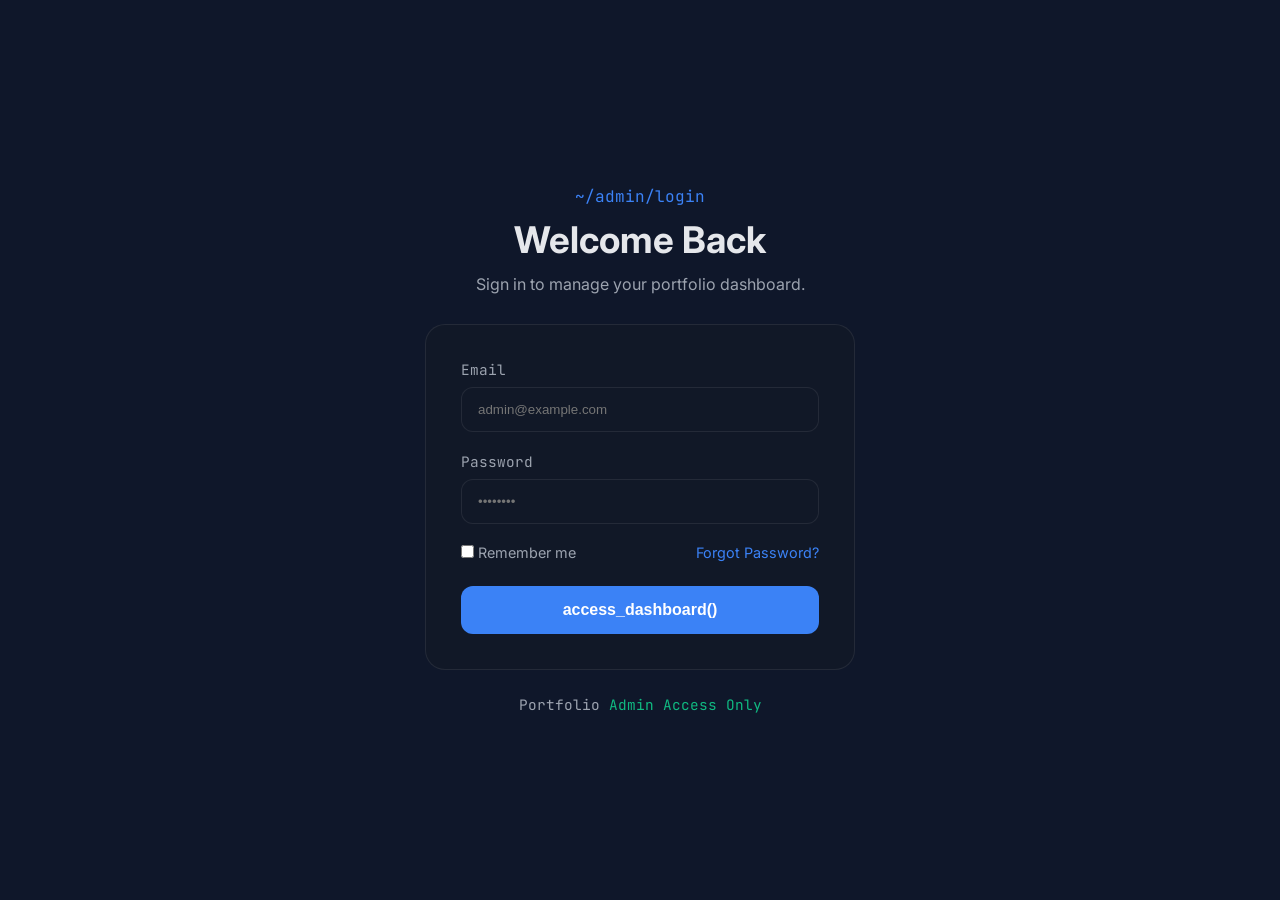
<file: login page/index.html>
<!DOCTYPE html>
<html lang="en">
<head>
<meta charset="UTF-8">
<meta name="viewport" content="width=device-width, initial-scale=1.0">
<title>Admin Login</title>

<link rel="preconnect" href="https://fonts.googleapis.com">
<link rel="preconnect" href="https://fonts.gstatic.com" crossorigin>

<link href="https://fonts.googleapis.com/css2?family=Inter:wght@400;500;600;700;800&family=JetBrains+Mono:wght@400;500;600;700&display=swap" rel="stylesheet">

<style>

:root{
    --background:#0f172a;
    --foreground:#e5e7eb;
    --surface:#111827;
    --surface-elevated:#1f2937;
    --card:#111827;
    --primary:#3b82f6;
    --primary-foreground:#f8fafc;
    --emerald:#10b981;
    --muted-foreground:#9ca3af;
    --border:rgba(255,255,255,.08);
}

*{
    margin:0;
    padding:0;
    box-sizing:border-box;
}

body{
    min-height:100vh;
    background:var(--background);
    color:var(--foreground);
    font-family:'Inter',sans-serif;

    display:flex;
    justify-content:center;
    align-items:center;
    padding:20px;
}

.login-container{
    width:100%;
    max-width:430px;
}

.login-header{
    text-align:center;
    margin-bottom:30px;
}

.login-header .path{
    color:var(--primary);
    font-family:'JetBrains Mono',monospace;
    margin-bottom:10px;
}

.login-header h1{
    font-size:2.3rem;
    margin-bottom:12px;
}

.login-header p{
    color:var(--muted-foreground);
}

.login-card{
    background:var(--card);
    border:1px solid var(--border);
    border-radius:20px;
    padding:35px;
}

.form-group{
    margin-bottom:20px;
}

.form-group label{
    display:block;
    margin-bottom:8px;
    color:var(--muted-foreground);
    font-size:.9rem;
    font-family:'JetBrains Mono',monospace;
}

.form-group input{
    width:100%;
    padding:14px 16px;
    border-radius:12px;
    border:1px solid var(--border);
    background:var(--surface);
    color:var(--foreground);
    outline:none;
    transition:.3s;
}

.form-group input:focus{
    border-color:var(--primary);
    box-shadow:0 0 0 3px rgba(59,130,246,.15);
}

.options{
    display:flex;
    justify-content:space-between;
    align-items:center;
    margin-bottom:25px;
    font-size:.9rem;
}

.options label{
    color:var(--muted-foreground);
}

.options a{
    color:var(--primary);
    text-decoration:none;
}

.options a:hover{
    text-decoration:underline;
}

.login-btn{
    width:100%;
    padding:15px;
    border:none;
    border-radius:12px;
    background:var(--primary);
    color:white;
    font-size:1rem;
    font-weight:600;
    cursor:pointer;
    transition:.3s;
}

.login-btn:hover{
    transform:translateY(-2px);
    box-shadow:
        0 0 0 1px rgba(59,130,246,.3),
        0 10px 40px -10px rgba(59,130,246,.4);
}

.footer-note{
    margin-top:25px;
    text-align:center;
    color:var(--muted-foreground);
    font-size:.9rem;
    font-family:'JetBrains Mono',monospace;
}

.code{
    color:var(--emerald);
}

</style>
</head>
<body>

<div class="login-container">

    <div class="login-header">
        <div class="path">~/admin/login</div>

        <h1>Welcome Back</h1>

        <p>
            Sign in to manage your portfolio dashboard.
        </p>
    </div>

    <div class="login-card">

        <form>

            <div class="form-group">
                <label>Email</label>
                <input
                    type="email"
                    placeholder="admin@example.com">
            </div>

            <div class="form-group">
                <label>Password</label>
                <input
                    type="password"
                    placeholder="••••••••">
            </div>

            <div class="options">

                <label>
                    <input type="checkbox">
                    Remember me
                </label>

                <a href="#">
                    Forgot Password?
                </a>

            </div>

            <button class="login-btn">
                access_dashboard()
            </button>

        </form>

    </div>

    <div class="footer-note">
        Portfolio <span class="code">Admin Access Only</span>
    </div>

</div>

</body>
</html>
</file>
